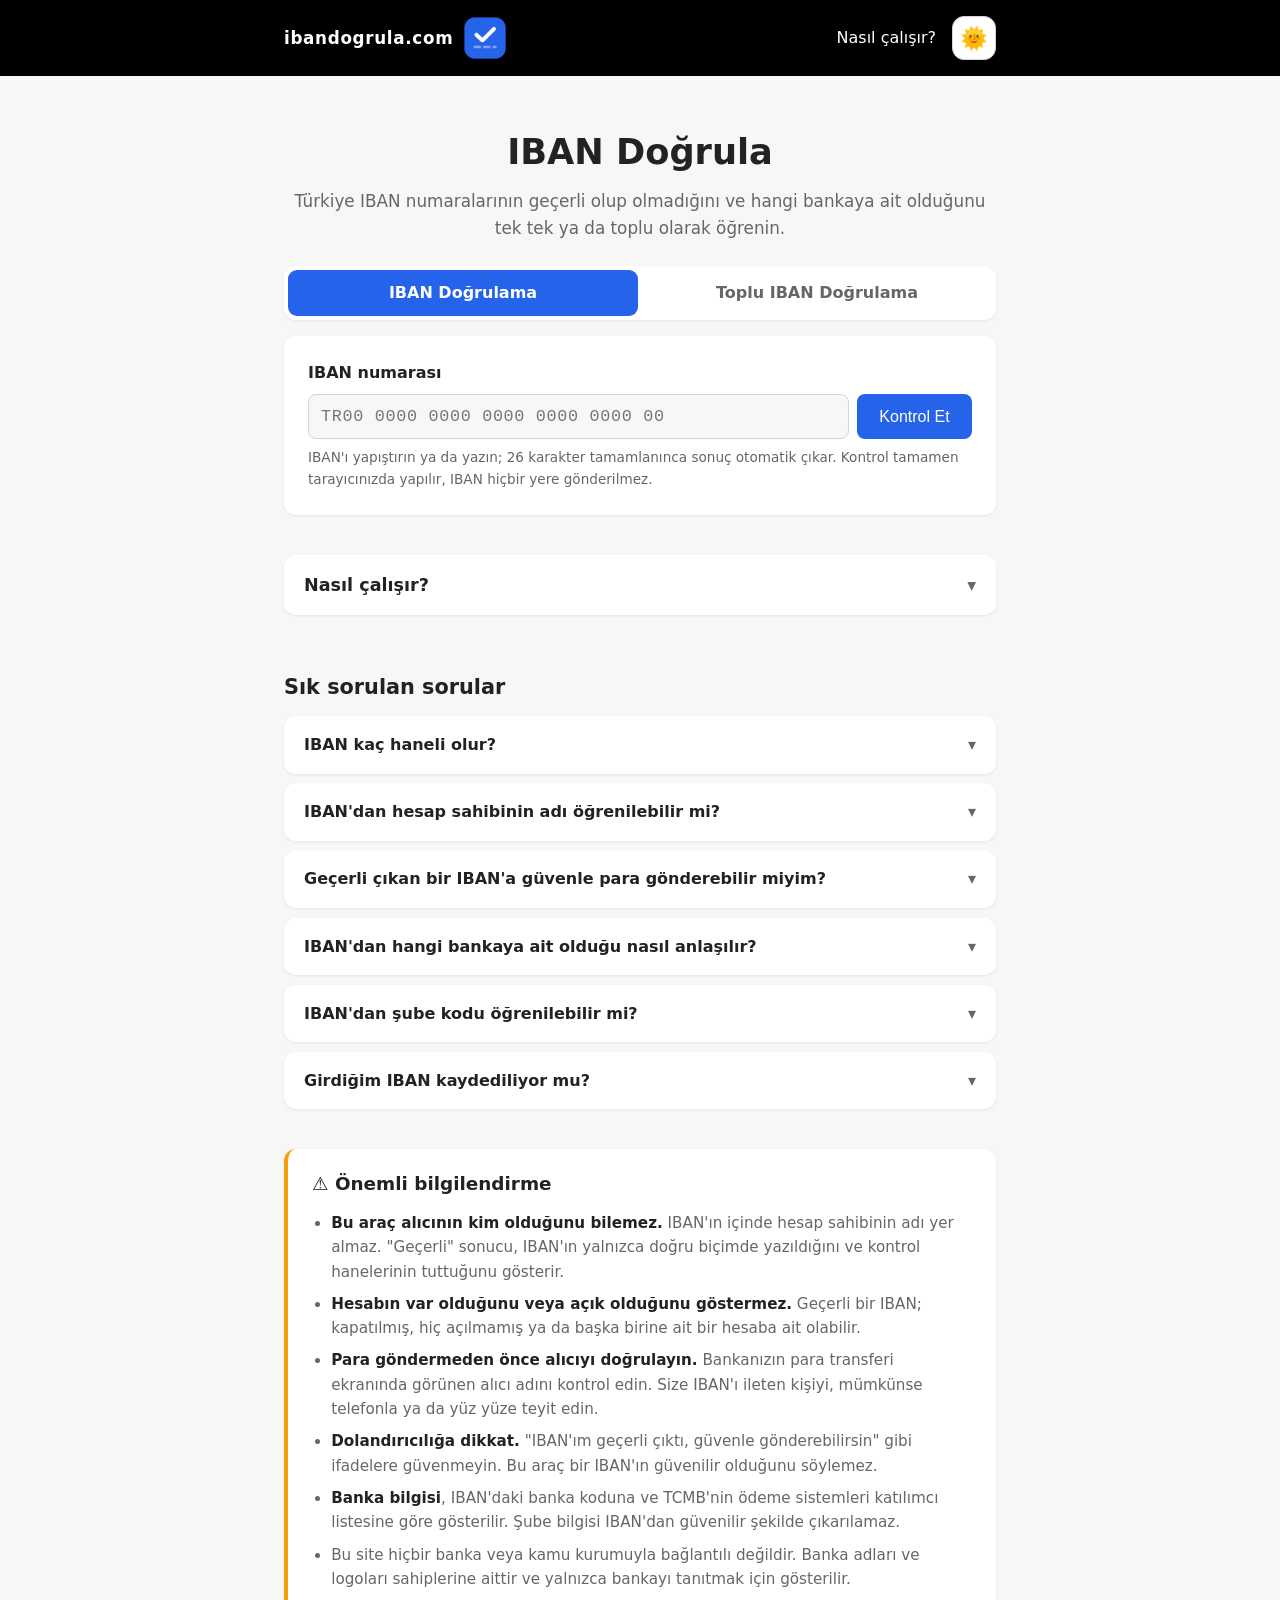
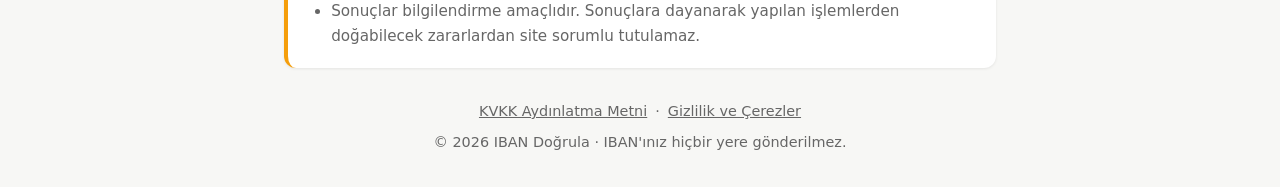
<file: index.html>
<!DOCTYPE html>
<html lang="tr">
<head>
  <meta charset="UTF-8">
  <meta name="viewport" content="width=device-width, initial-scale=1.0">
  <!-- Güvenlik: yalnızca bu sitenin dosyaları ve Cloudflare sayacı çalışabilir -->
  <meta http-equiv="Content-Security-Policy" content="default-src 'self'; script-src 'self' https://static.cloudflareinsights.com; style-src 'self'; img-src 'self' data:; connect-src 'self' https://cloudflareinsights.com; object-src 'none'; base-uri 'self'; form-action 'self'">
  <meta name="referrer" content="strict-origin-when-cross-origin">
  <title>IBAN Doğrula – IBAN Geçerli mi, Hangi Bankanın?</title>
  <meta name="description" content="Türkiye IBAN numarasının geçerli olup olmadığını mod 97 ile anında kontrol edin ve hangi bankaya ait olduğunu öğrenin. Toplu IBAN doğrulama ve Excel (CSV) çıktısı. Ücretsiz; IBAN hiçbir yere gönderilmez.">
  <link rel="canonical" href="https://r3han1253.github.io/TRIBAN-KONTROL/">
  <link rel="icon" type="image/png" href="logo.png">
  <link rel="apple-touch-icon" href="logo.png">
  <meta name="theme-color" content="#2563eb">

  <!-- Paylaşım önizlemesi (WhatsApp, X, Facebook vb.) -->
  <meta property="og:type" content="website">
  <meta property="og:locale" content="tr_TR">
  <meta property="og:site_name" content="IBAN Doğrula">
  <meta property="og:title" content="IBAN Doğrula – IBAN Geçerli mi, Hangi Bankanın?">
  <meta property="og:description" content="Türkiye IBAN numarasını anında doğrulayın ve bankasını öğrenin. IBAN hiçbir yere gönderilmez.">
  <meta property="og:url" content="https://r3han1253.github.io/TRIBAN-KONTROL/">
  <meta property="og:image" content="https://r3han1253.github.io/TRIBAN-KONTROL/logo.png">
  <meta property="og:image:width" content="512">
  <meta property="og:image:height" content="512">
  <meta name="twitter:card" content="summary">

  <!-- Google için sık sorulan sorular verisi -->
  <script type="application/ld+json">
  {
    "@context": "https://schema.org",
    "@type": "FAQPage",
    "mainEntity": [
      {"@type": "Question", "name": "IBAN kaç haneli olur?",
       "acceptedAnswer": {"@type": "Answer", "text": "Türkiye IBAN'ı TR ile başlar ve toplam 26 karakterdir: TR, 2 haneli kontrol numarası, 5 haneli banka kodu, 1 haneli rezerv alanı ve 16 haneli hesap numarası."}},
      {"@type": "Question", "name": "IBAN'dan hesap sahibinin adı öğrenilebilir mi?",
       "acceptedAnswer": {"@type": "Answer", "text": "Hayır. IBAN yalnızca banka kodunu ve hesap numarasını içerir; hesap sahibinin adı IBAN'ın içinde yer almaz."}},
      {"@type": "Question", "name": "Geçerli çıkan bir IBAN'a güvenle para gönderebilir miyim?",
       "acceptedAnswer": {"@type": "Answer", "text": "Geçerli sonucu yalnızca IBAN'ın doğru yazıldığını gösterir. Hesabın gerçekten var olduğunu veya kime ait olduğunu göstermez. Para göndermeden önce alıcıyı mutlaka başka bir yoldan doğrulayın."}},
      {"@type": "Question", "name": "IBAN'dan hangi bankaya ait olduğu nasıl anlaşılır?",
       "acceptedAnswer": {"@type": "Answer", "text": "IBAN'ın 5. ile 9. haneleri arasındaki 5 haneli sayı banka kodudur. Bu kod, TCMB'nin ödeme sistemleri katılımcı listesindeki banka koduna karşılık gelir."}},
      {"@type": "Question", "name": "IBAN'dan şube kodu öğrenilebilir mi?",
       "acceptedAnswer": {"@type": "Answer", "text": "Türkiye IBAN'ında şube kodu için standart bir alan yoktur. Hesap numarasının yapısı bankadan bankaya değişir, bu yüzden şube kodu güvenilir şekilde çıkarılamaz."}},
      {"@type": "Question", "name": "Girdiğim IBAN kaydediliyor mu?",
       "acceptedAnswer": {"@type": "Answer", "text": "Hayır. Kontrol tamamen tarayıcınızda yapılır; IBAN hiçbir sunucuya gönderilmez ve kaydedilmez."}}
    ]
  }
  </script>
  <script src="tema.js?v=20261120d"></script>
  <link rel="stylesheet" href="style.css?v=20261120e">
</head>
<body>
  <header>
    <a href="./" class="logo" id="logo-baglanti"><span class="site-adi">ibandogrula.com</span><img src="logo.png" alt="IBAN Doğrula" width="56" height="56"></a>
    <nav class="sol">
      <a href="#nasil">Nasıl çalışır?</a>
      <label class="tema-anahtari" title="Aydınlık / karanlık mod">
        <input type="checkbox" id="tema" aria-label="Karanlık mod">
        <span id="tema-simge" class="tema-simge" aria-hidden="true">🌞</span>
      </label>
    </nav>
  </header>

  <main>
    <div class="hero">
      <h1>IBAN Doğrula</h1>
      <p>Türkiye IBAN numaralarının geçerli olup olmadığını ve hangi bankaya ait olduğunu tek tek ya da toplu olarak öğrenin.</p>
    </div>

    <div class="sekmeler" role="tablist" aria-label="Doğrulama türü">
      <button type="button" role="tab" id="sekme-tekli" class="sekme aktif" aria-controls="panel-tekli" aria-selected="true">IBAN Doğrulama</button>
      <button type="button" role="tab" id="sekme-toplu" class="sekme" aria-controls="panel-toplu" aria-selected="false" tabindex="-1">Toplu IBAN Doğrulama</button>
    </div>

    <div class="tool">
      <div id="panel-tekli" role="tabpanel" aria-labelledby="sekme-tekli">
      <form id="iban-formu" autocomplete="off">
        <label for="iban">IBAN numarası</label>
        <div class="row">
          <input id="iban" type="text" inputmode="numeric" maxlength="40"
                 autocomplete="off" spellcheck="false" autocapitalize="characters"
                 placeholder="TR00 0000 0000 0000 0000 0000 00" required>
          <button type="submit" class="btn">Kontrol Et</button>
        </div>
        <p class="hint">IBAN'ı yapıştırın ya da yazın; 26 karakter tamamlanınca sonuç otomatik çıkar. Kontrol tamamen tarayıcınızda yapılır, IBAN hiçbir yere gönderilmez.</p>
      </form>

      <div id="sonuc" aria-live="polite">
        <div id="durum" class="durum"></div>
        <div id="banka-kart" class="banka-kart"></div>
        <table id="detay"></table>
        <div id="kopyala" class="kopyala">
          <h3>IBAN'ı kopyala</h3>
          <div class="kopya-satir">
            <span class="etiket">Boşluklu</span>
            <input id="kopya-bosluklu" type="text" readonly>
            <button type="button" class="btn-kopya" data-hedef="kopya-bosluklu">Kopyala</button>
          </div>
          <div class="kopya-satir">
            <span class="etiket">Boşluksuz</span>
            <input id="kopya-bosluksuz" type="text" readonly>
            <button type="button" class="btn-kopya" data-hedef="kopya-bosluksuz">Kopyala</button>
          </div>
          <h3 class="paylas-baslik">Paylaş</h3>
          <div class="paylas-satir">
            <a id="paylas-wa" class="btn-kopya" href="#" target="_blank" rel="noopener noreferrer">WhatsApp'ta paylaş</a>
            <button type="button" id="paylas-cihaz" class="btn-kopya" hidden>Diğer uygulamalar…</button>
          </div>
        </div>
      </div>
      </div>

      <div id="panel-toplu" role="tabpanel" aria-labelledby="sekme-toplu" hidden>
        <label for="toplu-girdi">IBAN listesi</label>
        <textarea id="toplu-girdi" rows="8" spellcheck="false" autocomplete="off"
                  placeholder="Her satıra bir IBAN yazın ya da Excel'den bir sütunu yapıştırın&#10;TR33 0006 1005 1978 6457 8413 26&#10;TR90 0015 7000 0000 0200 0020 22"></textarea>
        <div class="toplu-eylemler">
          <button type="button" class="btn" id="toplu-kontrol">Kontrol Et</button>
          <button type="button" class="btn-ikincil" id="toplu-temizle">Temizle</button>
          <label class="secenek"><input type="checkbox" id="hatalilar-ustte"> Hatalıları üstte göster</label>
        </div>
        <p class="hint">Her satıra bir IBAN gelecek şekilde yapıştırın; bir satıra en fazla 26 karakter (harf/rakam) girilebilir, fazlası otomatik silinir. Kontrol tamamen tarayıcınızda yapılır, liste hiçbir yere gönderilmez.</p>

        <div id="toplu-sonuc" hidden aria-live="polite">
          <p id="toplu-ozet" class="toplu-ozet"></p>
          <div class="tablo-kap">
            <table class="toplu-tablo">
              <thead><tr><th>#</th><th>IBAN</th><th>Durum</th><th>Banka</th><th>Açıklama</th></tr></thead>
              <tbody id="toplu-govde"></tbody>
            </table>
          </div>
          <button type="button" class="btn-ikincil" id="csv-indir">CSV olarak indir (Excel)</button>
        </div>
      </div>
    </div>

    <section id="nasil">
      <details id="nasil-detay">
      <summary>Nasıl çalışır?</summary>
      <div class="detay-icerik">
      <p>Türkiye IBAN'ı 26 karakterdir: <code>TR</code> + 2 haneli kontrol numarası + 5 haneli banka kodu + 1 haneli rezerv alanı (0) + 16 haneli hesap numarası.</p>
      <p class="ust-bosluk">Doğrulama, ISO 13616 standardındaki <strong>mod 97</strong> yöntemiyle yapılır:</p>
      <ol>
        <li>İlk 4 karakter (ülke kodu ve kontrol numarası) sona taşınır.</li>
        <li>Harfler sayıya çevrilir (A=10, B=11 … T=29, R=27).</li>
        <li>Oluşan büyük sayının 97'ye bölümünden kalan <strong>1</strong> ise IBAN geçerlidir.</li>
      </ol>
      <p class="ust-bosluk">Not: Geçerli bir IBAN yalnızca numaranın doğru yazıldığını gösterir; hesabın gerçekten var olduğunu veya kime ait olduğunu göstermez.</p>
      </div>
      </details>
    </section>

    <section id="sss">
      <h2>Sık sorulan sorular</h2>
      <div class="sss-liste">
        <details>
          <summary>IBAN kaç haneli olur?</summary>
          <div class="detay-icerik"><p>Türkiye IBAN'ı <code>TR</code> ile başlar ve toplam <strong>26 karakterdir</strong>: TR, 2 haneli kontrol numarası, 5 haneli banka kodu, 1 haneli rezerv alanı ve 16 haneli hesap numarası.</p></div>
        </details>
        <details>
          <summary>IBAN'dan hesap sahibinin adı öğrenilebilir mi?</summary>
          <div class="detay-icerik"><p>Hayır. IBAN yalnızca banka kodunu ve hesap numarasını içerir; hesap sahibinin adı IBAN'ın içinde yer almaz.</p></div>
        </details>
        <details>
          <summary>Geçerli çıkan bir IBAN'a güvenle para gönderebilir miyim?</summary>
          <div class="detay-icerik"><p>Geçerli sonucu yalnızca IBAN'ın doğru yazıldığını gösterir. Hesabın gerçekten var olduğunu veya kime ait olduğunu göstermez. Para göndermeden önce alıcıyı mutlaka başka bir yoldan doğrulayın.</p></div>
        </details>
        <details>
          <summary>IBAN'dan hangi bankaya ait olduğu nasıl anlaşılır?</summary>
          <div class="detay-icerik"><p>IBAN'ın 5. ile 9. haneleri arasındaki 5 haneli sayı <strong>banka kodudur</strong>. Bu kod, TCMB'nin ödeme sistemleri katılımcı listesindeki banka koduna karşılık gelir. Sitedeki banka listesi TCMB'nin 2026 listesine dayanır.</p></div>
        </details>
        <details>
          <summary>IBAN'dan şube kodu öğrenilebilir mi?</summary>
          <div class="detay-icerik"><p>Türkiye IBAN'ında şube kodu için standart bir alan yoktur. Hesap numarasının yapısı bankadan bankaya değişir, bu yüzden şube kodu güvenilir şekilde çıkarılamaz.</p></div>
        </details>
        <details>
          <summary>Girdiğim IBAN kaydediliyor mu?</summary>
          <div class="detay-icerik"><p>Hayır. Kontrol tamamen tarayıcınızda yapılır; IBAN hiçbir sunucuya gönderilmez ve kaydedilmez.</p></div>
        </details>
      </div>
    </section>

    <section id="bilgilendirme" class="bilgi-kutu" aria-labelledby="bilgi-baslik">
      <h2 id="bilgi-baslik">⚠️ Önemli bilgilendirme</h2>
      <ul>
        <li><strong>Bu araç alıcının kim olduğunu bilemez.</strong> IBAN'ın içinde hesap sahibinin adı yer almaz. "Geçerli" sonucu, IBAN'ın yalnızca doğru biçimde yazıldığını ve kontrol hanelerinin tuttuğunu gösterir.</li>
        <li><strong>Hesabın var olduğunu veya açık olduğunu göstermez.</strong> Geçerli bir IBAN; kapatılmış, hiç açılmamış ya da başka birine ait bir hesaba ait olabilir.</li>
        <li><strong>Para göndermeden önce alıcıyı doğrulayın.</strong> Bankanızın para transferi ekranında görünen alıcı adını kontrol edin. Size IBAN'ı ileten kişiyi, mümkünse telefonla ya da yüz yüze teyit edin.</li>
        <li><strong>Dolandırıcılığa dikkat.</strong> "IBAN'ım geçerli çıktı, güvenle gönderebilirsin" gibi ifadelere güvenmeyin. Bu araç bir IBAN'ın güvenilir olduğunu söylemez.</li>
        <li><strong>Banka bilgisi</strong>, IBAN'daki banka koduna ve TCMB'nin ödeme sistemleri katılımcı listesine göre gösterilir. Şube bilgisi IBAN'dan güvenilir şekilde çıkarılamaz.</li>
        <li>Bu site hiçbir banka veya kamu kurumuyla bağlantılı değildir. Banka adları ve logoları sahiplerine aittir ve yalnızca bankayı tanıtmak için gösterilir.</li>
        <li>Sonuçlar bilgilendirme amaçlıdır. Sonuçlara dayanarak yapılan işlemlerden doğabilecek zararlardan site sorumlu tutulamaz.</li>
      </ul>
    </section>
  </main>

  <footer>
    <nav class="alt-baglantilar" aria-label="Yasal bilgiler">
      <a href="kvkk.html">KVKK Aydınlatma Metni</a>
      <span aria-hidden="true">·</span>
      <a href="kvkk.html#cerezler">Gizlilik ve Çerezler</a>
    </nav>
    <p>&copy; <span id="yil"></span> IBAN Doğrula · IBAN'ınız hiçbir yere gönderilmez.</p>
  </footer>

  <script src="app.js?v=20261120d"></script>
  <!-- Cloudflare Web Analytics: çerezsiz ziyaretçi sayacı (yalnızca sayfa görüntüleme bilgisi gönderir, IBAN göndermez) -->
  <script type="module" src="https://static.cloudflareinsights.com/beacon.min.js" data-cf-beacon='{"token": "cf7c5ec5392f4ba684692a2b5b3f1f00"}'></script>
</body>
</html>
</file>
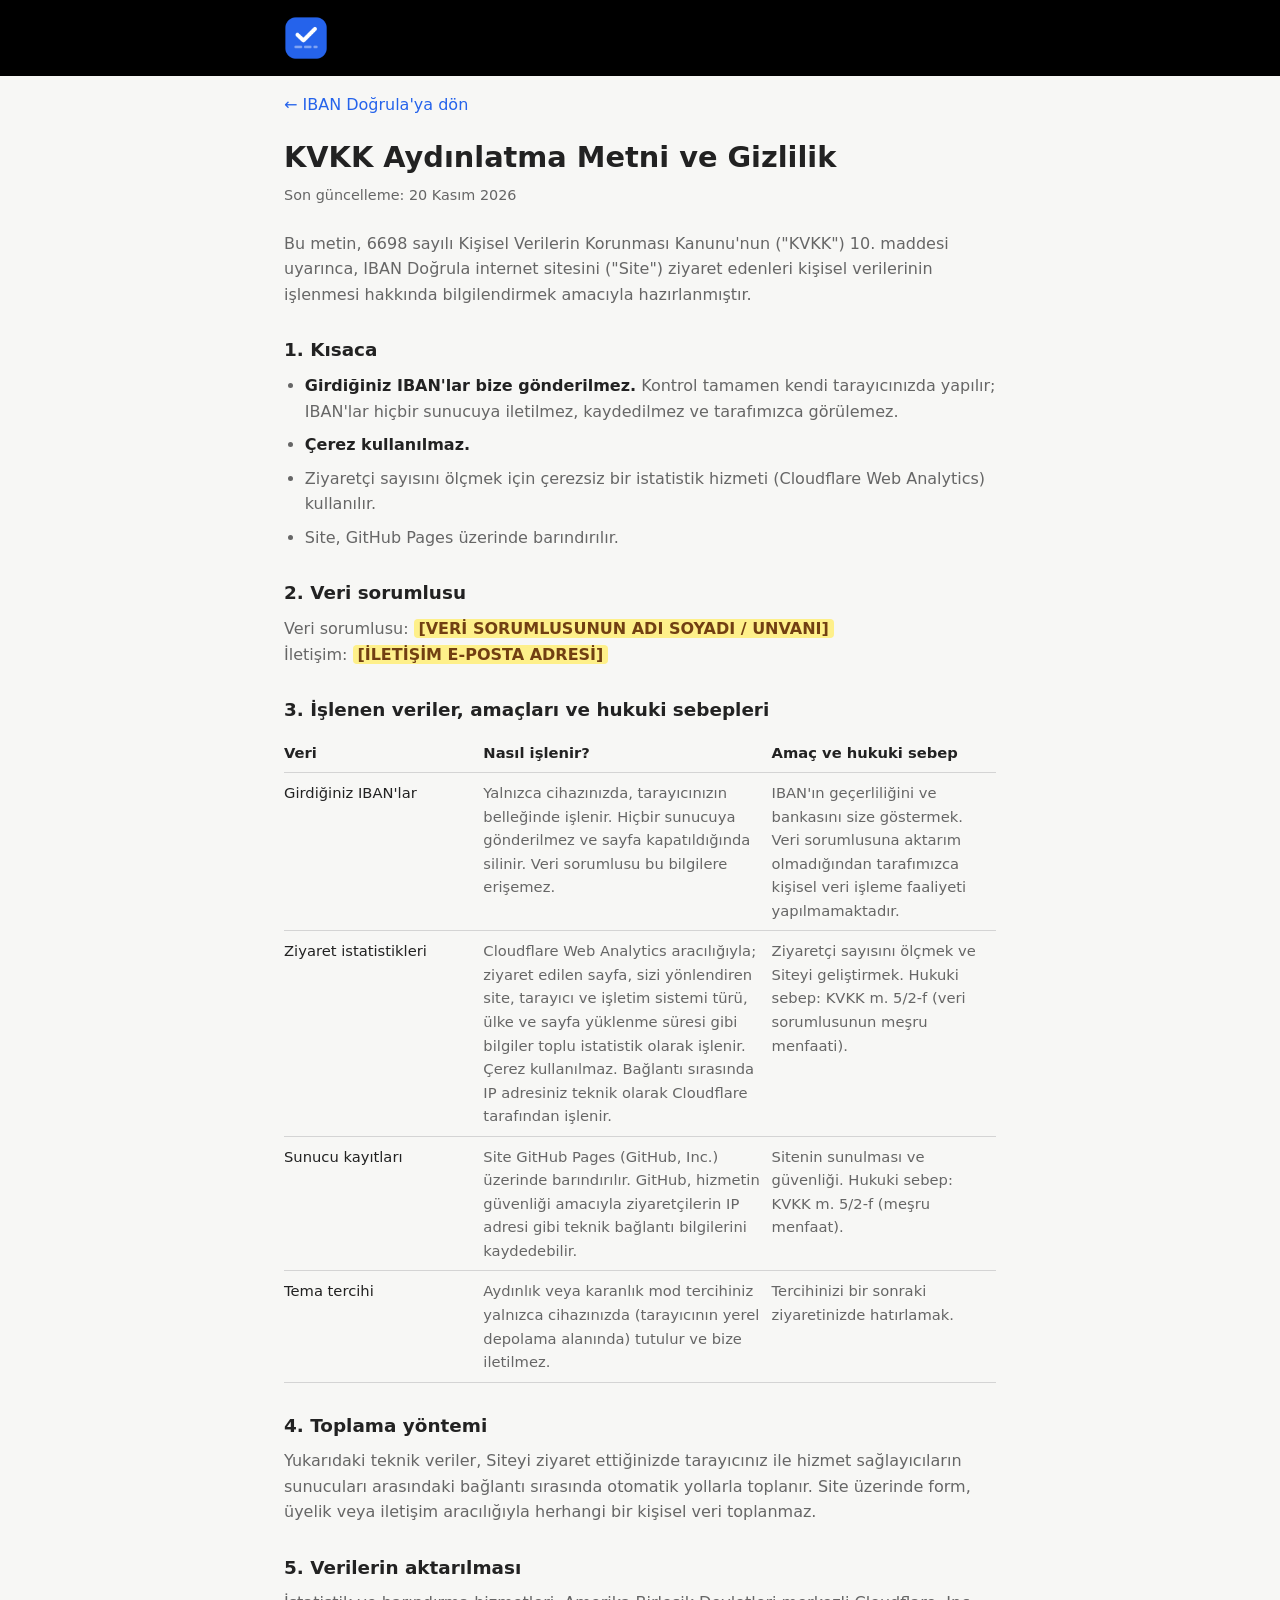
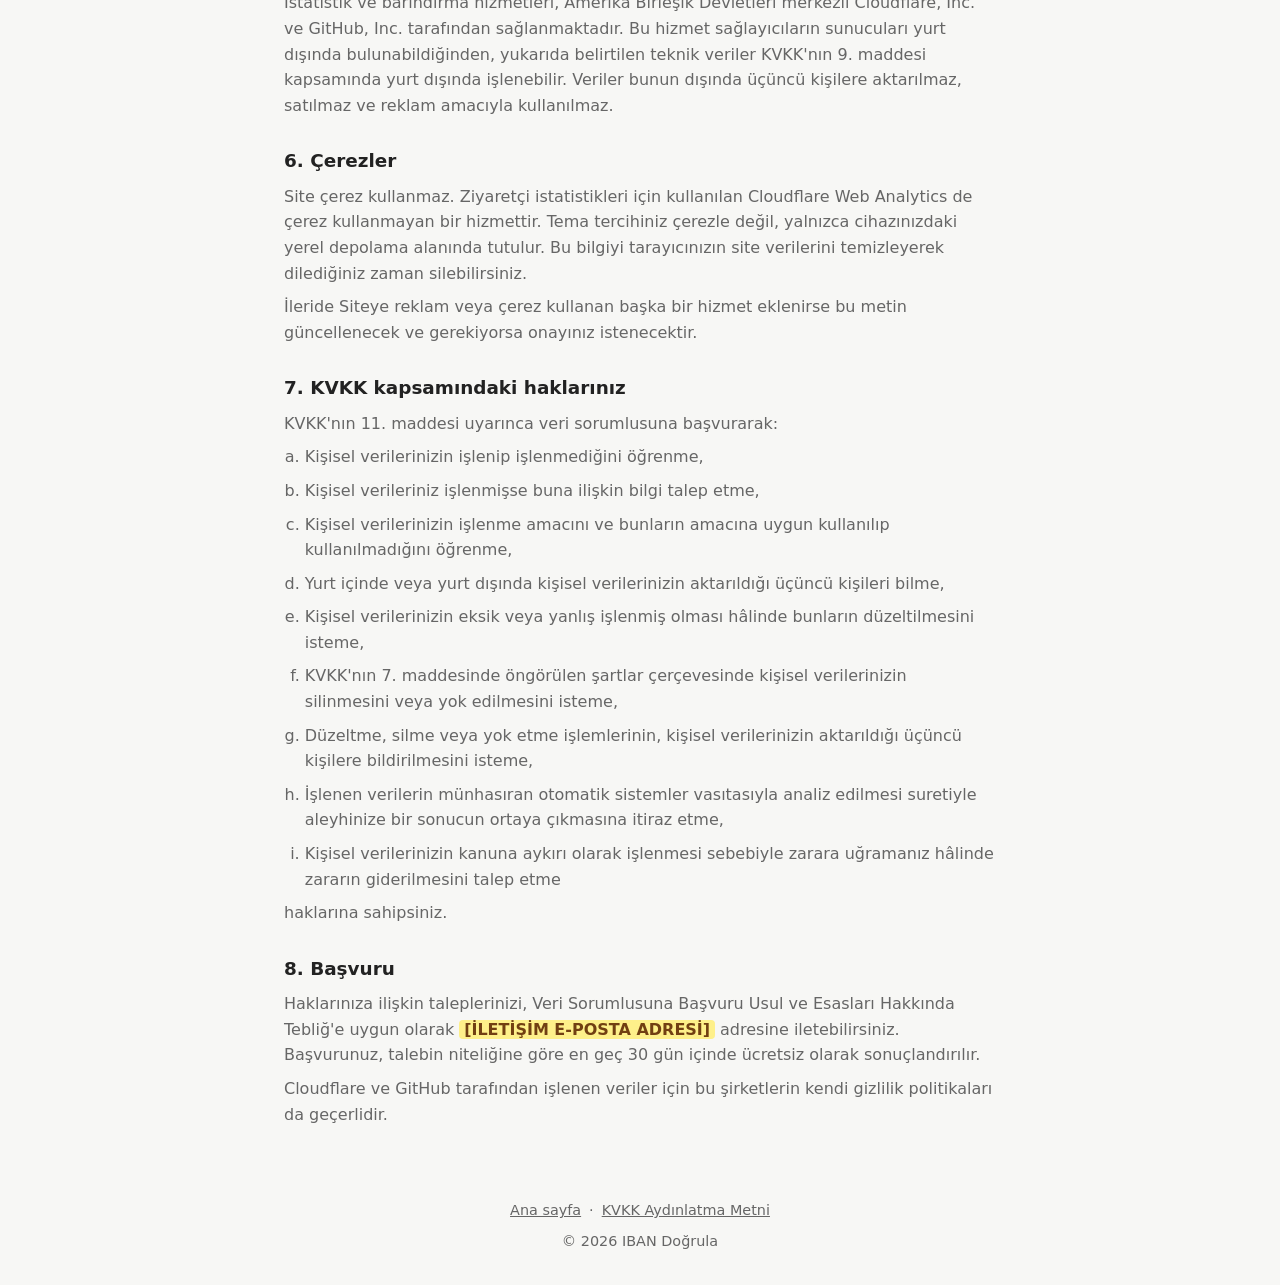
<file: kvkk.html>
<!DOCTYPE html>
<html lang="tr">
<head>
  <meta charset="UTF-8">
  <meta name="viewport" content="width=device-width, initial-scale=1.0">
  <!-- Güvenlik: yalnızca bu sitenin dosyaları ve Cloudflare sayacı çalışabilir -->
  <meta http-equiv="Content-Security-Policy" content="default-src 'self'; script-src 'self' https://static.cloudflareinsights.com; style-src 'self'; img-src 'self' data:; connect-src 'self' https://cloudflareinsights.com; object-src 'none'; base-uri 'self'; form-action 'self'">
  <meta name="referrer" content="strict-origin-when-cross-origin">
  <title>KVKK Aydınlatma Metni ve Gizlilik – IBAN Doğrula</title>
  <meta name="description" content="IBAN Doğrula sitesinin 6698 sayılı KVKK kapsamındaki aydınlatma metni, gizlilik ve çerez bilgilendirmesi.">
  <link rel="canonical" href="https://r3han1253.github.io/TRIBAN-KONTROL/kvkk.html">
  <link rel="icon" type="image/png" href="logo.png">
  <meta name="theme-color" content="#2563eb">
  <script src="tema.js?v=20261120c"></script>
  <link rel="stylesheet" href="style.css?v=20261120c">
</head>
<body>
  <header>
    <a href="./" class="logo"><img src="logo.png" alt="IBAN Doğrula ana sayfa" width="56" height="56"></a>
  </header>

  <main>
    <article class="yasal">
      <a href="./" class="geri">← IBAN Doğrula'ya dön</a>
      <h1>KVKK Aydınlatma Metni ve Gizlilik</h1>
      <p class="tarih">Son güncelleme: 20 Kasım 2026</p>

      <p>Bu metin, 6698 sayılı Kişisel Verilerin Korunması Kanunu'nun ("KVKK") 10. maddesi uyarınca, IBAN Doğrula internet sitesini ("Site") ziyaret edenleri kişisel verilerinin işlenmesi hakkında bilgilendirmek amacıyla hazırlanmıştır.</p>

      <h2>1. Kısaca</h2>
      <ul>
        <li><strong>Girdiğiniz IBAN'lar bize gönderilmez.</strong> Kontrol tamamen kendi tarayıcınızda yapılır; IBAN'lar hiçbir sunucuya iletilmez, kaydedilmez ve tarafımızca görülemez.</li>
        <li><strong>Çerez kullanılmaz.</strong></li>
        <li>Ziyaretçi sayısını ölçmek için çerezsiz bir istatistik hizmeti (Cloudflare Web Analytics) kullanılır.</li>
        <li>Site, GitHub Pages üzerinde barındırılır.</li>
      </ul>

      <h2>2. Veri sorumlusu</h2>
      <p>Veri sorumlusu: <span class="doldur">[VERİ SORUMLUSUNUN ADI SOYADI / UNVANI]</span><br>
      İletişim: <span class="doldur">[İLETİŞİM E-POSTA ADRESİ]</span></p>

      <h2>3. İşlenen veriler, amaçları ve hukuki sebepleri</h2>
      <table>
        <thead>
          <tr><th>Veri</th><th>Nasıl işlenir?</th><th>Amaç ve hukuki sebep</th></tr>
        </thead>
        <tbody>
          <tr>
            <td>Girdiğiniz IBAN'lar</td>
            <td>Yalnızca cihazınızda, tarayıcınızın belleğinde işlenir. Hiçbir sunucuya gönderilmez ve sayfa kapatıldığında silinir. Veri sorumlusu bu bilgilere erişemez.</td>
            <td>IBAN'ın geçerliliğini ve bankasını size göstermek. Veri sorumlusuna aktarım olmadığından tarafımızca kişisel veri işleme faaliyeti yapılmamaktadır.</td>
          </tr>
          <tr>
            <td>Ziyaret istatistikleri</td>
            <td>Cloudflare Web Analytics aracılığıyla; ziyaret edilen sayfa, sizi yönlendiren site, tarayıcı ve işletim sistemi türü, ülke ve sayfa yüklenme süresi gibi bilgiler toplu istatistik olarak işlenir. Çerez kullanılmaz. Bağlantı sırasında IP adresiniz teknik olarak Cloudflare tarafından işlenir.</td>
            <td>Ziyaretçi sayısını ölçmek ve Siteyi geliştirmek. Hukuki sebep: KVKK m. 5/2-f (veri sorumlusunun meşru menfaati).</td>
          </tr>
          <tr>
            <td>Sunucu kayıtları</td>
            <td>Site GitHub Pages (GitHub, Inc.) üzerinde barındırılır. GitHub, hizmetin güvenliği amacıyla ziyaretçilerin IP adresi gibi teknik bağlantı bilgilerini kaydedebilir.</td>
            <td>Sitenin sunulması ve güvenliği. Hukuki sebep: KVKK m. 5/2-f (meşru menfaat).</td>
          </tr>
          <tr>
            <td>Tema tercihi</td>
            <td>Aydınlık veya karanlık mod tercihiniz yalnızca cihazınızda (tarayıcının yerel depolama alanında) tutulur ve bize iletilmez.</td>
            <td>Tercihinizi bir sonraki ziyaretinizde hatırlamak.</td>
          </tr>
        </tbody>
      </table>

      <h2>4. Toplama yöntemi</h2>
      <p>Yukarıdaki teknik veriler, Siteyi ziyaret ettiğinizde tarayıcınız ile hizmet sağlayıcıların sunucuları arasındaki bağlantı sırasında otomatik yollarla toplanır. Site üzerinde form, üyelik veya iletişim aracılığıyla herhangi bir kişisel veri toplanmaz.</p>

      <h2>5. Verilerin aktarılması</h2>
      <p>İstatistik ve barındırma hizmetleri, Amerika Birleşik Devletleri merkezli Cloudflare, Inc. ve GitHub, Inc. tarafından sağlanmaktadır. Bu hizmet sağlayıcıların sunucuları yurt dışında bulunabildiğinden, yukarıda belirtilen teknik veriler KVKK'nın 9. maddesi kapsamında yurt dışında işlenebilir. Veriler bunun dışında üçüncü kişilere aktarılmaz, satılmaz ve reklam amacıyla kullanılmaz.</p>

      <h2 id="cerezler">6. Çerezler</h2>
      <p>Site çerez kullanmaz. Ziyaretçi istatistikleri için kullanılan Cloudflare Web Analytics de çerez kullanmayan bir hizmettir. Tema tercihiniz çerezle değil, yalnızca cihazınızdaki yerel depolama alanında tutulur. Bu bilgiyi tarayıcınızın site verilerini temizleyerek dilediğiniz zaman silebilirsiniz.</p>
      <p>İleride Siteye reklam veya çerez kullanan başka bir hizmet eklenirse bu metin güncellenecek ve gerekiyorsa onayınız istenecektir.</p>

      <h2>7. KVKK kapsamındaki haklarınız</h2>
      <p>KVKK'nın 11. maddesi uyarınca veri sorumlusuna başvurarak:</p>
      <ol type="a">
        <li>Kişisel verilerinizin işlenip işlenmediğini öğrenme,</li>
        <li>Kişisel verileriniz işlenmişse buna ilişkin bilgi talep etme,</li>
        <li>Kişisel verilerinizin işlenme amacını ve bunların amacına uygun kullanılıp kullanılmadığını öğrenme,</li>
        <li>Yurt içinde veya yurt dışında kişisel verilerinizin aktarıldığı üçüncü kişileri bilme,</li>
        <li>Kişisel verilerinizin eksik veya yanlış işlenmiş olması hâlinde bunların düzeltilmesini isteme,</li>
        <li>KVKK'nın 7. maddesinde öngörülen şartlar çerçevesinde kişisel verilerinizin silinmesini veya yok edilmesini isteme,</li>
        <li>Düzeltme, silme veya yok etme işlemlerinin, kişisel verilerinizin aktarıldığı üçüncü kişilere bildirilmesini isteme,</li>
        <li>İşlenen verilerin münhasıran otomatik sistemler vasıtasıyla analiz edilmesi suretiyle aleyhinize bir sonucun ortaya çıkmasına itiraz etme,</li>
        <li>Kişisel verilerinizin kanuna aykırı olarak işlenmesi sebebiyle zarara uğramanız hâlinde zararın giderilmesini talep etme</li>
      </ol>
      <p>haklarına sahipsiniz.</p>

      <h2>8. Başvuru</h2>
      <p>Haklarınıza ilişkin taleplerinizi, Veri Sorumlusuna Başvuru Usul ve Esasları Hakkında Tebliğ'e uygun olarak <span class="doldur">[İLETİŞİM E-POSTA ADRESİ]</span> adresine iletebilirsiniz. Başvurunuz, talebin niteliğine göre en geç 30 gün içinde ücretsiz olarak sonuçlandırılır.</p>
      <p>Cloudflare ve GitHub tarafından işlenen veriler için bu şirketlerin kendi gizlilik politikaları da geçerlidir.</p>
    </article>
  </main>

  <footer>
    <nav class="alt-baglantilar" aria-label="Yasal bilgiler">
      <a href="./">Ana sayfa</a>
      <span aria-hidden="true">·</span>
      <a href="kvkk.html">KVKK Aydınlatma Metni</a>
    </nav>
    <p>&copy; 2026 IBAN Doğrula</p>
  </footer>

  <!-- Cloudflare Web Analytics: çerezsiz ziyaretçi sayacı -->
  <script type="module" src="https://static.cloudflareinsights.com/beacon.min.js" data-cf-beacon='{"token": "cf7c5ec5392f4ba684692a2b5b3f1f00"}'></script>
</body>
</html>
</file>
<file: style.css>
:root {
  --bg: #f7f7f5;
  --text: #222;
  --muted: #666;
  --accent: #2563eb;
  --card: #fff;
  --border: #d4d4d4;
  --ok: #15803d;
  --ok-bg: #dcfce7;
  --err: #b91c1c;
  --err-bg: #fee2e2;
}
@media (prefers-color-scheme: dark) {
  :root:not([data-theme="light"]) {
    --bg: #16171a;
    --text: #eee;
    --muted: #aaa;
    --accent: #60a5fa;
    --card: #222428;
    --border: #3a3d42;
    --ok: #4ade80;
    --ok-bg: #12301d;
    --err: #f87171;
    --err-bg: #3a1616;
  }
}
:root[data-theme="dark"] {
  --bg: #16171a;
  --text: #eee;
  --muted: #aaa;
  --accent: #60a5fa;
  --card: #222428;
  --border: #3a3d42;
  --ok: #4ade80;
  --ok-bg: #12301d;
  --err: #f87171;
  --err-bg: #3a1616;
}
@media (max-width: 600px) {
  header, main { padding-left: 1rem !important; padding-right: 1rem !important; }
}
* { box-sizing: border-box; margin: 0; padding: 0; }
body {
  font-family: system-ui, -apple-system, "Segoe UI", sans-serif;
  background: var(--bg);
  color: var(--text);
  line-height: 1.6;
}
header {
  display: flex;
  justify-content: space-between;
  align-items: center;
  padding: 1rem 1.5rem;
  max-width: 760px;
  margin: 0 auto;
}
header a { color: var(--text); text-decoration: none; margin-left: 1rem; }
header a:hover { color: var(--accent); }
header {
  max-width: none;
  background: #000;
  padding-left: max(1.5rem, calc((100% - 760px) / 2 + 1.5rem));
  padding-right: max(1.5rem, calc((100% - 760px) / 2 + 1.5rem));
}
header a, header .tema-anahtari { color: #fff; }
header a:hover { color: #bbb; }
.logo { margin-left: 0; display: inline-flex; align-items: center; gap: 0.6rem; }
.site-adi { font-size: 1.05rem; font-weight: 600; letter-spacing: 0.04em; color: #fff; }
.logo img { display: block; width: 44px; height: 44px; transition: opacity 0.2s; }
.logo:hover img { opacity: 0.85; }
.sol { display: flex; align-items: center; gap: 1rem; flex-wrap: wrap; justify-content: flex-end; }
.sol a { margin-left: 0; }
.tema-anahtari {
  display: inline-flex;
  align-items: center;
  gap: 0.5rem;
  font-size: 0.9rem;
  color: var(--muted);
  cursor: pointer;
  user-select: none;
}
.tema-anahtari input { position: absolute; opacity: 0; width: 1px; height: 1px; }
.kaydirici {
  width: 40px;
  height: 22px;
  border-radius: 11px;
  background: var(--border);
  position: relative;
  transition: background 0.2s;
  flex: none;
}
.kaydirici::after {
  content: "";
  position: absolute;
  top: 3px;
  left: 3px;
  width: 16px;
  height: 16px;
  border-radius: 50%;
  background: #fff;
  transition: transform 0.2s;
}
.tema-anahtari input:checked + .kaydirici { background: var(--accent); }
.tema-anahtari input:checked + .kaydirici::after { transform: translateX(18px); }
.tema-anahtari input:focus-visible + .kaydirici { outline: 2px solid var(--accent); outline-offset: 2px; }

details {
  background: var(--card);
  border-radius: 12px;
  box-shadow: 0 1px 3px rgba(0,0,0,0.08);
}
summary {
  cursor: pointer;
  padding: 1rem 1.25rem;
  font-weight: 600;
  font-size: 1.1rem;
  list-style: none;
  display: flex;
  justify-content: space-between;
  align-items: center;
}
summary::-webkit-details-marker { display: none; }
summary::after { content: "▾"; color: var(--muted); transition: transform 0.2s; }
details[open] summary::after { transform: rotate(180deg); }
.detay-icerik { padding: 0 1.25rem 1.25rem; }
.sss-liste { display: grid; gap: 0.6rem; }
.sss-liste summary { font-size: 1rem; }

.kopyala { display: none; margin-top: 1.25rem; }
.kopyala h3 { font-size: 1rem; margin-bottom: 0.5rem; }
.kopya-satir {
  display: flex;
  gap: 0.5rem;
  align-items: center;
  margin-bottom: 0.5rem;
  flex-wrap: wrap;
}
.kopya-satir .etiket { color: var(--muted); font-size: 0.85rem; width: 100%; }
.kopya-satir input {
  flex: 1 1 240px;
  min-width: 0;
  padding: 0.6rem;
  border: 1px solid var(--border);
  border-radius: 8px;
  font: 0.95rem ui-monospace, Consolas, monospace;
  background: var(--bg);
  color: var(--text);
}
.btn-kopya {
  padding: 0.6rem 1rem;
  border: 1px solid var(--accent);
  background: transparent;
  color: var(--accent);
  border-radius: 8px;
  font-size: 0.95rem;
  cursor: pointer;
  min-width: 110px;
}
.btn-kopya:hover { background: var(--accent); color: #fff; }
.btn-kopya.tamam { background: var(--ok); border-color: var(--ok); color: #fff; }
main { max-width: 760px; margin: 0 auto; padding: 0 1.5rem; }
.hero { padding: 3rem 0 1.5rem; text-align: center; }
.hero h1 { font-size: 2.2rem; margin-bottom: 0.5rem; }
.hero p { color: var(--muted); font-size: 1.05rem; }

.tool {
  background: var(--card);
  border-radius: 12px;
  padding: 1.5rem;
  box-shadow: 0 1px 3px rgba(0,0,0,0.08);
}
.tool label { display: block; font-weight: 600; margin-bottom: 0.5rem; }
.row { display: flex; gap: 0.5rem; flex-wrap: wrap; }
#iban {
  flex: 1 1 280px;
  padding: 0.75rem;
  border: 1px solid var(--border);
  border-radius: 8px;
  font: 1.05rem ui-monospace, Consolas, monospace;
  letter-spacing: 0.04em;
  background: var(--bg);
  color: var(--text);
  text-transform: uppercase;
}
#iban:focus { outline: 2px solid var(--accent); outline-offset: 1px; }
.btn {
  background: var(--accent);
  color: #fff;
  border: none;
  padding: 0.75rem 1.4rem;
  border-radius: 8px;
  font-size: 1rem;
  cursor: pointer;
}
.btn:hover { opacity: 0.9; }
.hint { color: var(--muted); font-size: 0.85rem; margin-top: 0.5rem; }

#sonuc { margin-top: 1.25rem; display: none; }
.durum {
  padding: 0.8rem 1rem;
  border-radius: 8px;
  font-weight: 600;
  margin-bottom: 1rem;
}
.durum.gecerli { background: var(--ok-bg); color: var(--ok); }
.durum.gecersiz { background: var(--err-bg); color: var(--err); }
.durum ul { font-weight: 400; margin: 0.4rem 0 0 1.2rem; }
.banka-kart {
  display: none;
  align-items: center;
  gap: 1rem;
  margin-bottom: 1rem;
}
.banka-kart { flex-wrap: wrap; }
.banka-kart img {
  height: 64px;
  width: auto;
  max-width: 260px;
  object-fit: contain;
  background: #fff;
  border-radius: 10px;
  padding: 6px;
  border: 1px solid var(--border);
}
.rozet {
  width: 64px;
  height: 64px;
  flex: none;
  border-radius: 10px;
  display: grid;
  place-items: center;
  background: var(--accent);
  color: #fff;
  font-weight: 700;
  font-size: 1.3rem;
}
.banka-ad { font-size: 1.15rem; font-weight: 600; }
table { width: 100%; border-collapse: collapse; }
td { padding: 0.5rem 0; border-bottom: 1px solid var(--border); vertical-align: top; }
td:first-child { color: var(--muted); width: 40%; padding-right: 1rem; }
td.mono { font-family: ui-monospace, Consolas, monospace; word-break: break-all; }

section { padding: 2.5rem 0 1rem; }
h2 { margin-bottom: 0.75rem; font-size: 1.3rem; }
section p, section li { color: var(--muted); }
section ol { margin-left: 1.3rem; }
code { font-family: ui-monospace, Consolas, monospace; }
footer {
  text-align: center;
  padding: 2rem;
  color: var(--muted);
  font-size: 0.9rem;
}

[hidden] { display: none !important; }
.ust-bosluk { margin-top: 0.5rem; }

/* Sekmeler: tekli / toplu doğrulama */
.sekmeler {
  display: flex;
  gap: 0.25rem;
  padding: 0.25rem;
  margin-bottom: 1rem;
  background: var(--card);
  border-radius: 12px;
  box-shadow: 0 1px 3px rgba(0,0,0,0.08);
}
.sekme {
  flex: 1;
  padding: 0.65rem 0.75rem;
  border: none;
  border-radius: 9px;
  background: transparent;
  color: var(--muted);
  font: inherit;
  font-weight: 600;
  cursor: pointer;
}
.sekme:hover:not(.aktif) { color: var(--text); }
.sekme.aktif { background: var(--accent); color: #fff; }
.sekme:focus-visible { outline: 2px solid var(--accent); outline-offset: 2px; }

/* Paylaş */
.paylas-baslik { margin-top: 1rem; }
.paylas-satir { display: flex; gap: 0.5rem; flex-wrap: wrap; }
a.btn-kopya {
  display: inline-flex;
  align-items: center;
  justify-content: center;
  text-decoration: none;
}

/* Toplu doğrulama */
#toplu-girdi {
  width: 100%;
  min-height: 9rem;
  padding: 0.75rem;
  border: 1px solid var(--border);
  border-radius: 8px;
  font: 0.95rem/1.5 ui-monospace, Consolas, monospace;
  background: var(--bg);
  color: var(--text);
  resize: vertical;
}
#toplu-girdi:focus { outline: 2px solid var(--accent); outline-offset: 1px; }
.toplu-eylemler {
  display: flex;
  gap: 0.5rem;
  align-items: center;
  flex-wrap: wrap;
  margin-top: 0.75rem;
}
.btn-ikincil {
  padding: 0.75rem 1.2rem;
  border: 1px solid var(--accent);
  border-radius: 8px;
  background: transparent;
  color: var(--accent);
  font-size: 1rem;
  cursor: pointer;
}
.btn-ikincil:hover { background: var(--accent); color: #fff; }
.tool label.secenek {
  display: inline-flex;
  align-items: center;
  gap: 0.4rem;
  margin: 0 0 0 auto;
  font-weight: 400;
  font-size: 0.9rem;
  color: var(--muted);
  cursor: pointer;
}
.toplu-ozet { margin: 1.25rem 0 0.75rem; font-weight: 600; }
.toplu-ozet .say-ok { color: var(--ok); }
.toplu-ozet .say-err { color: var(--err); }
.tablo-kap {
  max-height: 480px;
  overflow: auto;
  border: 1px solid var(--border);
  border-radius: 8px;
  margin-bottom: 0.75rem;
}
.toplu-tablo th,
.toplu-tablo td,
.toplu-tablo td:first-child {
  width: auto;
  padding: 0.5rem 0.65rem;
  text-align: left;
  font-size: 0.9rem;
  border-bottom: 1px solid var(--border);
  white-space: nowrap;
  color: var(--text);
}
.toplu-tablo th {
  position: sticky;
  top: 0;
  background: var(--card);
  color: var(--muted);
  font-weight: 600;
}
.toplu-tablo td:first-child { color: var(--muted); }
.toplu-tablo td.mono { word-break: normal; }
.toplu-tablo .ok { color: var(--ok); font-weight: 600; }
.toplu-tablo .err { color: var(--err); font-weight: 600; }
.toplu-tablo td.aciklama { color: var(--muted); white-space: normal; min-width: 180px; }

/* Tema düğmesi: yalnızca emoji, tıklayınca mod değişir */
.tema-simge {
  display: grid;
  place-items: center;
  width: 40px;
  height: 40px;
  border-radius: 50%;
  font-size: 1.35rem;
  line-height: 1;
  transition: background 0.2s, transform 0.2s;
}
.tema-anahtari:hover .tema-simge { background: var(--border); }
.tema-anahtari:active .tema-simge { transform: scale(0.9); }
.tema-anahtari input:focus-visible + .tema-simge { outline: 2px solid var(--accent); outline-offset: 2px; }

/* Önemli bilgilendirme kutusu */
.bilgi-kutu {
  margin-top: 1.5rem;
  padding: 1.25rem 1.5rem;
  background: var(--card);
  border-left: 4px solid #f59e0b;
  border-radius: 12px;
  box-shadow: 0 1px 3px rgba(0,0,0,0.08);
}
.bilgi-kutu h2 { font-size: 1.15rem; }
.bilgi-kutu ul { margin-left: 1.2rem; display: grid; gap: 0.5rem; }
.bilgi-kutu li { color: var(--muted); font-size: 0.95rem; }
.bilgi-kutu strong { color: var(--text); }

/* Alt bilgi bağlantıları */
.alt-baglantilar {
  display: flex;
  gap: 0.5rem;
  justify-content: center;
  flex-wrap: wrap;
  margin-bottom: 0.5rem;
}
footer a { color: var(--muted); }
footer a:hover { color: var(--accent); }

/* Yasal metin sayfası */
.yasal { padding: 1rem 0 2rem; }
.yasal h1 { font-size: 1.8rem; margin-bottom: 0.25rem; }
.yasal .tarih { color: var(--muted); font-size: 0.9rem; margin-bottom: 1.5rem; }
.yasal h2 { font-size: 1.15rem; margin: 1.75rem 0 0.5rem; }
.yasal p, .yasal li { color: var(--muted); margin-bottom: 0.5rem; }
.yasal strong { color: var(--text); }
.yasal ul, .yasal ol { margin-left: 1.3rem; }
.yasal table { margin: 0.5rem 0 1rem; font-size: 0.92rem; }
.yasal th, .yasal td {
  text-align: left;
  padding: 0.5rem 0.6rem 0.5rem 0;
  border-bottom: 1px solid var(--border);
  vertical-align: top;
  color: var(--muted);
}
.yasal td:first-child { width: 28%; color: var(--text); }
.yasal th { color: var(--text); }
.yasal .doldur {
  background: #fef08a;
  color: #713f12;
  padding: 0 0.3rem;
  border-radius: 4px;
  font-weight: 600;
}
.geri { display: inline-block; margin-bottom: 1rem; color: var(--accent); text-decoration: none; }
.geri:hover { text-decoration: underline; }

/* Tema düğmesi kutu içinde, daha belirgin */
.tema-simge {
  width: 44px;
  height: 44px;
  border-radius: 12px;
  background: var(--card);
  border: 1px solid var(--border);
  box-shadow: 0 1px 3px rgba(0,0,0,0.1);
  font-size: 1.4rem;
}
.tema-anahtari:hover .tema-simge { background: var(--card); border-color: var(--accent); }

.durum .hata-aciklama { font-weight: 400; margin-top: 0.35rem; }
</file>
